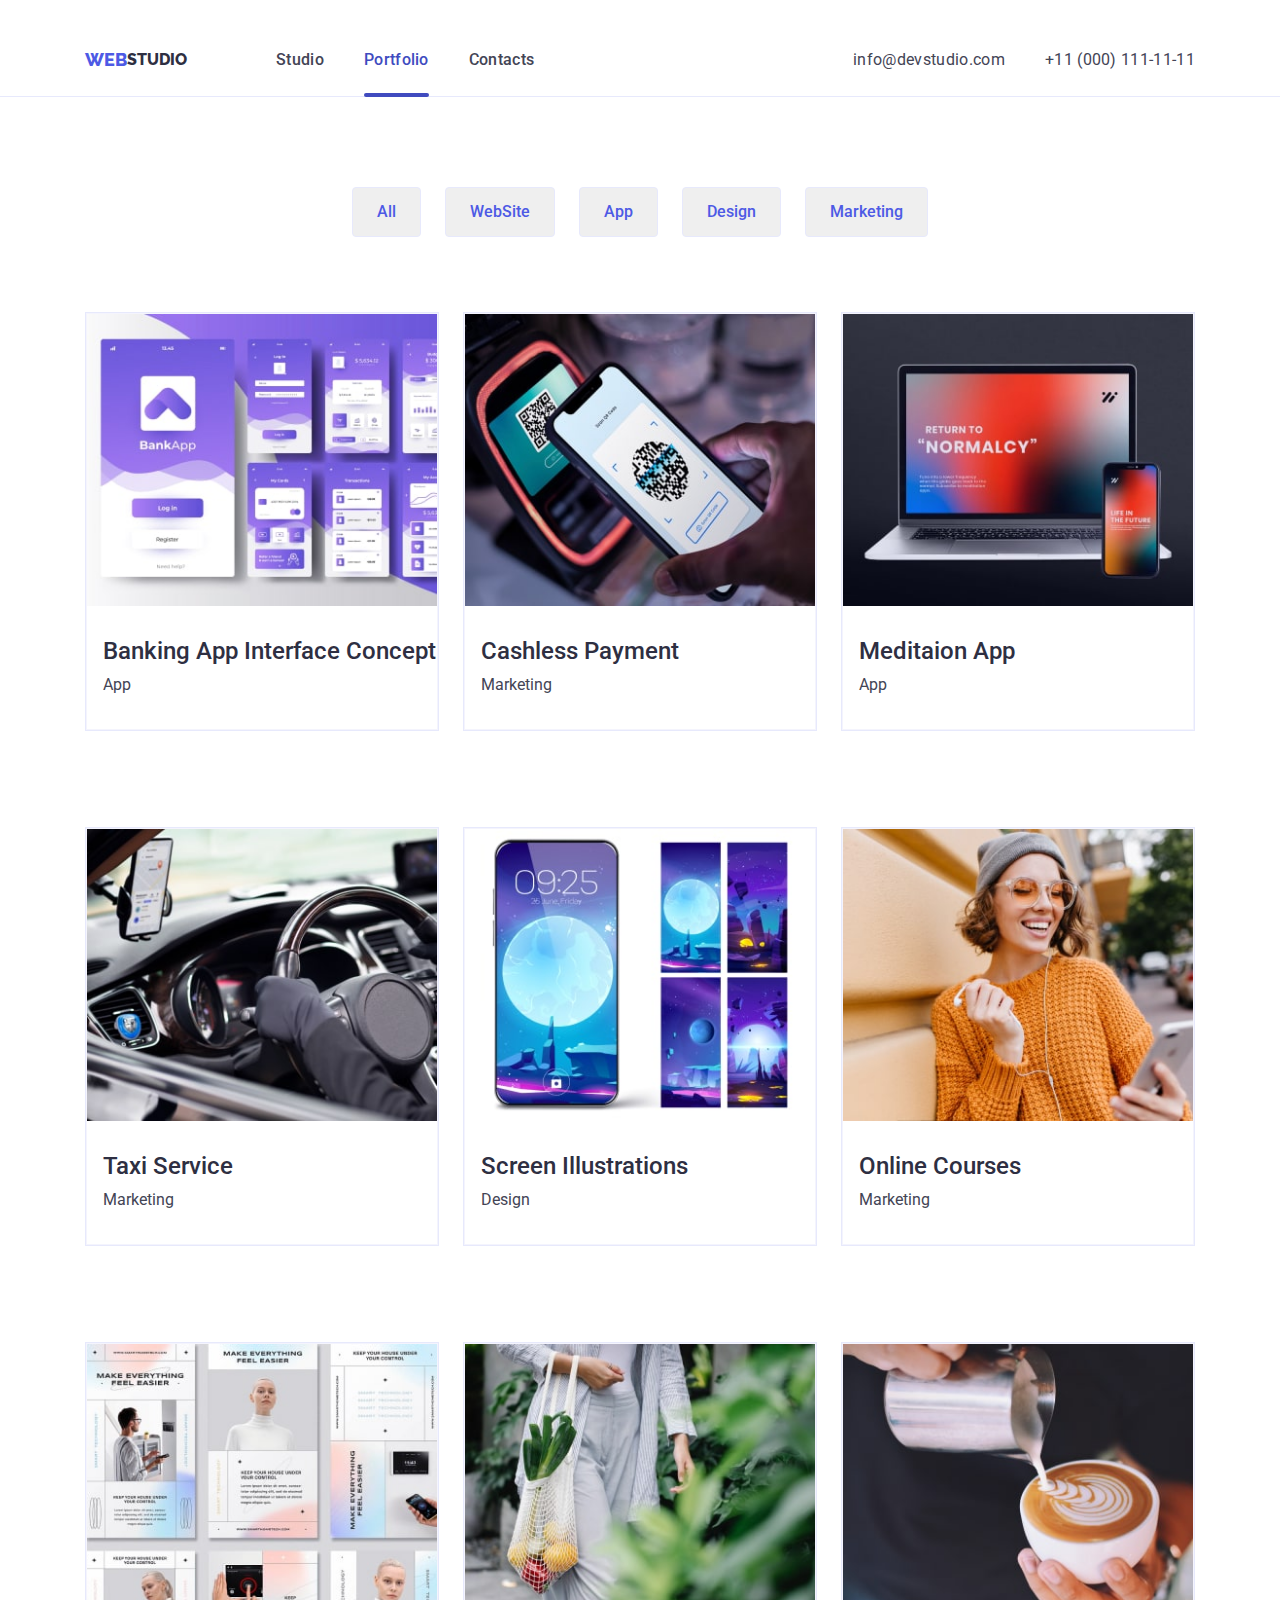
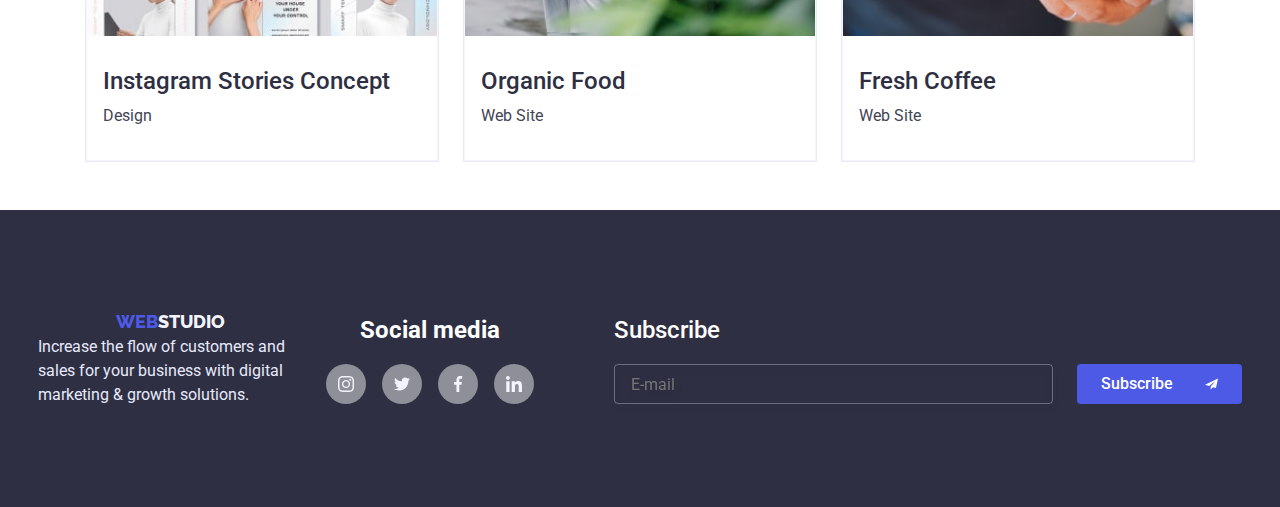
<file: portfolio.html>
<!DOCTYPE html>
<html lang="en">
<head>
<meta charset="UTF-8">
<meta http-equiv="X-UA-Compatible" content="IE=edge">
<meta name="viewport" content="width=device-width, initial-scale=1.0">
<title>WebStudio</title>
<link rel="preconnect" href="https://fonts.googleapis.com">
<link rel="preconnect" href="https://fonts.gstatic.com" crossorigin>
<link href="https://fonts.googleapis.com/css2?family=Roboto:wght@400;500;700&display=swap" rel="stylesheet">
<link rel="preconnect" href="https://fonts.googleapis.com">
<link rel="preconnect" href="https://fonts.gstatic.com" crossorigin>
<link href="https://fonts.googleapis.com/css2?family=Raleway:wght@800&family=Roboto:wght@400;500;700&display=swap" rel="stylesheet">
<link rel="stylesheet" href="https://cdnjs.cloudflare.com/ajax/libs/modern-normalize/1.1.0/modern-normalize.min.css">
<link rel="stylesheet" href="./css/styles.css">
<link rel="stylesheet" href="./css/mobile.css">
<link rel="stylesheet" href="./css/tablet.css">
<link rel="stylesheet" href="./css/desctop.css">


</head>
<body>
    <!--Header-->
<header class="page-header header-top">
    <div class="container page-header-container">
        <nav class="navigation">
            <a href="./index.html" class="logo">
                <span class="logo-web">WEB</span>STUDIO</a>
          <ul class="site-nav">
              <li class="site-link"><a href="" class="link">Studio</a> </li>
              <li class="site-link"><a href="" class="link current">Portfolio</a> </li>
              <li class="site-link"><a href="" class="link">Contacts</a> </li>
          </ul>
        </nav>
          <!--Contacts-->
          <address class="address">
              <ul class="site-address">
                 <li>
                    <a href="mailto:info@devstudio.com" class="address-mail">info@devstudio.com</a>
                 </li>
                 <li>
                  <a href="tel:+110001111111" class="address-phone">+11 (000) 111-11-11</a>
                 </li>
              </ul>
          </address>
          <button type="button" class="mobile-menu-open" data-menu-open>
            <svg class="mobile-menu-open-icon" width="32" height="22">
              <use href="./images/symbol-defs.svg#icon-charm_menu-hamburger-converted"></use>
            </svg>
          </button>
        </div>  
    </header>
    <!-- Main -->
    <main>
     <section class=" section section-container">
        <div class="container container-scrol">
          <!--Section-->
        <h1 class="visually-hidden">Portfolio</h1>
        <div class="mobile-scrol">
            <ul class="scrol">
                <li class="scrol-btn"><button type="button" 
                    class="secondary-button">All</button></li>
                <li class="scrol-btn"><button type="button" 
                    class="secondary-button">WebSite</button></li>
                <li class="scrol-btn"><button type="button" 
                    class="secondary-button">App</button></li>
                <li class="scrol-btn"><button type="button" 
                    class="secondary-button">Design</button></li>
                <li class="scrol-btn"><button type="button"
                     class="secondary-button">Marketing</button></li>
            </ul>
          </div>

        <ul class="container-apps">
            <li class="apps-image">
              <a href="#" class="portfolio-app-link">
              <div class="portfolio-img-wrapper">
                <picture> 
                  <source srcset="./images/imgrow1-1-min.jpg, ./images/Portf1Desctop@2x.jpg 2x "
                  media="(min-width: 1200px)"/>
                  <source srcset="./images/Portf1Tablet.jpg 1x, ././images/Portf1Tablet@2x.jpg 2x"
                  media="(min-width: 768px)"/>
                  <source srcset="./images/PortfMobile1.jpg 1x, ./images/PortfMobile1@2x.jpg 2x"
                  media="(min-width: 320px)"/>
                
                  <img src="./images/imgrow1-1-min.jpg"
                alt="mobile app">
                </picture>
                
                <p class="portfolio-overlay">
                  14 Stylish and User-Friendly App Design Concepts ·
                   Task Manager App · Calorie Tracker App · 
                   Exotic Fruit Ecommerce App · Cloud Storage App
                  </p>
              </div>
                <div class="apps-content">
                    <h2 class="section-title-apps section-title">Banking App Interface Concept</h2>
                        <p class="section-p">App</p>
                    </div>
                  </a>
            </li>

          
            <li class="apps-image">
              <a href="#" class="portfolio-app-link">
              <div class="portfolio-img-wrapper">
                <picture> 
                  <source srcset="./images/imgrow1-2-min.jpg, ./images/portfolio2-2x.jpg 2x "
                  media="(min-width: 1200px)"/>
                  <source srcset="./images/Portf2Tablet.jpg 1x, ././images/Portf2Tablet@2x.jpg 2x"
                  media="(min-width: 768px)"/>
                  <source srcset="./images/Portf2Mobile.jpg 1x, ./images/Portf2Mobile@2x.jpg 2x"
                  media="(min-width: 320px)"/>
                  
                  <img src="./images/imgrow1-2-min.jpg
                  " alt="mobile phone">
                </picture>
               
                <p class="portfolio-overlay">
                  14 Stylish and User-Friendly App Design Concepts ·
                   Task Manager App · Calorie Tracker App · 
                   Exotic Fruit Ecommerce App · Cloud Storage App
                  </p>
              </div>
                <div class="apps-content">
                    <h2 class="section-title-apps section-title">Cashless Payment </h2>
                        <p class="section-p">Marketing</p>
                </div>
              </a>
            </li>

            <li class="apps-image">
              <a href="#" class="portfolio-app-link">
              <div class="portfolio-img-wrapper">
                <picture> 
                  <source srcset="./images/imgrow1-3-min.jpg, ./images/Portf3Desctop@2x.jpg 2x "
                  media="(min-width: 1200px)"/>
                  <source srcset="./images/Portf3Tablet.jpg 1x, ././images/Portf3Tablet@2x.jpg 2x"
                  media="(min-width: 768px)"/>
                  <source srcset="./images/Portf3Mobile.jpg 1x, ./images/Portf3Mobile@2x.jpg 2x"
                  media="(min-width: 320px)"/>
                 
                  <img src="./images/imgrow1-3-min.jpg
                  " alt="mobile phone">
                </picture>
                 <p class="portfolio-overlay">
                  14 Stylish and User-Friendly App Design Concepts ·
                   Task Manager App · Calorie Tracker App · 
                   Exotic Fruit Ecommerce App · Cloud Storage App
                  </p>
              </div>
                 <div class="apps-content">
                    <h2 class="section-title-apps section-title">Meditaion App</h2>
                        <p class="section-p">App</p>
                    </div>  
                  </a>    
            </li>
           
            <li class="apps-image">
              <a href="#" class="portfolio-app-link">
              <div class="portfolio-img-wrapper">
                <picture> 
                  <source srcset="./images/imgrow2-1-min.jpg, ./images/Portf4Desctop@2x.jpg 2x "
                  media="(min-width: 1200px)"/>
                  <source srcset="./images/Portf4Tablet.jpg 1x, ././images/Portf4Tablet@2x.jpg 2x"
                  media="(min-width: 768px)"/>
                  <source srcset="./images/Portf4Mobile.jpg 1x, ./images/Portf4Mobile@2x.jpg 2x"
                  media="(min-width: 320px)"/>
                
                  <img src="./images/imgrow2-1-min.jpg"
                 alt="taxi service">
                </picture>
               
                 <p class="portfolio-overlay">
                  14 Stylish and User-Friendly App Design Concepts ·
                   Task Manager App · Calorie Tracker App · 
                   Exotic Fruit Ecommerce App · Cloud Storage App
                  </p>
              </div>
                 <div class="apps-content">
                    <h2 class="section-title-apps section-title">Taxi Service</h2>
                        <p class="section-p">Marketing</p>
                    </div> 
                  </a>  

            </li>
            <li class="apps-image">
              <a href="#" class="portfolio-app-link">
              <div class="portfolio-img-wrapper">
                <picture> 
                  <source srcset="./images/imgrow2-2-min.jpg 1x, ./images/Portf5Desctop@2x.jpg 2x "
                  media="(min-width: 1200px)"/>
                  <source srcset="./images/Portf5Tablet.jpg 1x, ./images/Portf5Tablet@2x.jpg 2x"
                  media="(min-width: 768px)"/>
                  <source srcset="./images/Portf5Mobile.jpg 1x, ./images/Portf5Mobile@2x.jpg 2x"
                  media="(min-width: 320px)"/>
                 
                  <img src="./images/imgrow2-2-min.jpg
                  " alt="mobile phone">
                </picture>
               
                 <p class="portfolio-overlay">
                  14 Stylish and User-Friendly App Design Concepts ·
                   Task Manager App · Calorie Tracker App · 
                   Exotic Fruit Ecommerce App · Cloud Storage App
                  </p>
              </div>
                 <div class="apps-content"> 
                    <h2 class="section-title-apps section-title">Screen Illustrations</h2>
                        <p class="section-p">Design</p>
                    </div>
                  </a>
            </li>

            <li class="apps-image"> 
              <a href="#" class="portfolio-app-link">
              <div class="portfolio-img-wrapper">
                <picture> 
                  <source srcset="./images/imgrow2-3-min.jpg, ./images/Portf6Desctop@2x.jpg 2x "
                  media="(min-width: 1200px)"/>
                  <source srcset="./images/Portf6Tablet.jpg 1x, ././images/Portf6Tablet@2x.jpg 2x"
                  media="(min-width: 768px)"/>
                  <source srcset="./images/Portf6Mobile.jpg 1x, ./images/Portf6Mobile@2x.jpg 2x"
                  media="(min-width: 320px)"/>
              
                  <img src="./images/imgrow2-3-min.jpg
                  " alt="mobile phone">
                </picture>
               
                 <p class="portfolio-overlay">
                  14 Stylish and User-Friendly App Design Concepts ·
                   Task Manager App · Calorie Tracker App · 
                   Exotic Fruit Ecommerce App · Cloud Storage App
                  </p>
              </div>
                 <div class="apps-content">
                    <h2 class="section-title-apps section-title">Online Courses</h2>
                        <p class="section-p">Marketing</p>
                    </div>
                  </a>
            </li>
       
       
            <li class="apps-image">
              <a href="#" class="portfolio-app-link">
              <div class="portfolio-img-wrapper">
                <picture> 
                  <source srcset="./images/imgrow3-1-min.jpg, ./images/Portf7Desctop@2x.jpg 2x "
                  media="(min-width: 1200px)"/>
                  <source srcset="./images/Portf7Tablet.jpg 1x, ././images/Portf7Tablet@2x.jpg 2x"
                  media="(min-width: 768px)"/>
                  <source srcset="./images/Portf7Mobile.jpg 1x, ./images/Portf7Mobile@2x.jpg 2x"
                  media="(min-width: 320px)"/>
                
                  <img src="./images/imgrow3-1-min.jpg
                  " alt="mobile phone">
                </picture>
               
                 <p class="portfolio-overlay">
                  14 Stylish and User-Friendly App Design Concepts ·
                   Task Manager App · Calorie Tracker App · 
                   Exotic Fruit Ecommerce App · Cloud Storage App
                  </p>
              </div>
                 <div class="apps-content">
                    <h2 class="section-title-apps section-title">Instagram Stories Concept</h2>
                        <p class="section-p">Design</p>
                    </div>
                  </a>
            </li>

            <li class="apps-image">
              <a href="#" class="portfolio-app-link">
              <div class="portfolio-img-wrapper">
                <picture> 
                  <source srcset="./images/imgrow3-2-min.jpg, ./images/Portf8Desctop@2x.jpg 2x "
                  media="(min-width: 1200px)"/>
                  <source srcset="./images/Portf8Tablet.jpg 1x, ././images/Portf8Tablet@2x.jpg 2x"
                  media="(min-width: 768px)"/>
                  <source srcset="./images/Portf8Mobile.jpg 1x, ./images/Portf8Mobile@2x.jpg 2x"
                  media="(min-width: 320px)"/>
                
                  <img src="./images/imgrow3-2-min.jpg
                  " alt="mobile phone">
                </picture>
               
                 <p class="portfolio-overlay">
                  14 Stylish and User-Friendly App Design Concepts ·
                   Task Manager App · Calorie Tracker App · 
                   Exotic Fruit Ecommerce App · Cloud Storage App
                  </p>
              </div>
                 <div class="apps-content">
                    <h2 class="section-title-apps section-title">Organic Food</h2>
                        <p class="section-p">Web Site</p>
                    </div>
                  </a>
            </li>

            <li class="apps-image">
              <a href="#" class="portfolio-app-link">
              <div class="portfolio-img-wrapper">
                <picture> 
                  <source srcset="./images/imgrow3-3-min.jpg, ./images/Portf9Desctop@2x.jpg 2x "
                  media="(min-width: 1200px)"/>
                  <source srcset="./images/Portf9Tablet.jpg 1x, ././images/Portf9Tablet@2x.jpg 2x"
                  media="(min-width: 768px)"/>
                  <source srcset="./images/Portf9Mobile.jpg 1x, ./images/Portf9Mobile@2x.jpg 2x"
                  media="(min-width: 320px)"/>
         
                  <img src="./images/imgrow3-3-min.jpg
                  " alt="mobile phone">
                </picture>
               
                 <p class="portfolio-overlay">
                  14 Stylish and User-Friendly App Design Concepts ·
                   Task Manager App · Calorie Tracker App · 
                   Exotic Fruit Ecommerce App · Cloud Storage App
                  </p>
              </div>
                 <div class="apps-content"> 
                    <h2 class="section-title-apps section-title">Fresh Coffee</h2>
                        <p class="section-p">Web Site</p>
                    </div>
                  </a>
            </li>
        </ul>
    </div>
    </section>

    </main>
      <!-- Footer-->
      <footer class="page-footer">
        <div class=" footer-container"> 
        <a href="./index.html" class="footer-logo"> 
        <span class="logo-web">WEB</span><span class="logo-studio">STUDIO</span></a>
        <p class="footer-p">Increase the flow of customers and sales for your business with digital marketing & growth solutions.</p>
       </div>
       
       <div class="social-media-wrapper">
        <h2 class="footer-section-title"> Social media</h2>
        <ul class="footer-social-media">
          <li class="footer-list">
            <a href="#" class="social-media-link social-media-link-instagram"> 
              <svg class="social-media-icon" width="40" height="40"> 
                <use href="./images/symbol-defs.svg#icon-instagram"></use>
              </svg>
            </a> 
          </li>

          <li class="footer-list">
            <a href="#" class="social-media-link social-media-link-twitter"> 
              <svg class="social-media-icon" width="40" height="40"> 
                <use href="./images/symbol-defs.svg#icon-twitter"></use>
              </svg>
            </a>
          </li>

          <li class="footer-list">
            <a href="#" class="social-media-link social-media-link-facebook"> 
              <svg class="social-media-icon" width="40" height="40"> 
                <use href="./images/symbol-defs.svg#icon-facebook"></use>
              </svg>
            </a>
          </li>

          <li class="footer-list">
            <a href="#" class="social-media-link social-media-link-linkedin"> 
              <svg class="social-media-icon" width="40" height="40"> 
                <use href="./images/symbol-defs.svg#icon-linkedin"></use>
              </svg>
            </a>
          </li>
        </ul>
      </div> 

              <!-- Form-->
       
              <form class="input-wrapper">
                <p class="footer-section-title footer-form-disc">Subscribe</p>
            <div class="footer-form-wrapper">
              <input class="footer-form-input" 
              type="text" name="mail" 
              id="mail" placeholder="E-mail"
              required />
            
              <button class="footer-btn" type="submit">Subscribe
                <svg class="footer-form-icon" width="24" height="24">
                  <use href="./images/symbol-defs.svg#icon-Email-frame1"></use>
                </svg>
              </button>
            </div>
                   </form>
    </footer>
</body>
</html>
</file>
<file: css/styles.css>
html {
  box-sizing: border-box;
}
*,
*::before,
*::after {
  box-sizing: inherit;
}

p.a {
  font-family: 'Roboto', sans-serif;
}
p.a {
  font-family: 'Raleway', sans-serif;
}

.hide {
  display: none !important;
}
/*Primary Brand color(normal)CTAs
Focused
Active states
Links  color: #4D5AE5*/
/*Pressed state (hover) color #404BBF*/
/*Overlays Shadows Headings #2E2F42*/
/*-text-color:#434455*/
/*Subtle Text Helper text Deemphasized text #8E8F99
/*Accent color Hairlines Subtle backgrounds #E7E9FC*/
/*Light mode backgrounds Light mode Dialogs/alerts #F4F4FD*/
/*Overlay #2E2F42*/
/*Hero image background #2E2F42 */

:root {
  --hero-background-color: #2e2f42;
  --text-color: #434455;
  --headings-color: #2e2f42;
  --hover-color: #404bbf;
  --link-color: #4d5ae5;
  --background-color: #e5e5e5;
  --lolg-studio-color: #f4f4fd;
  --footer-text-color: #e7e9fc;
  --main-color: #ffffff;
  --border-color: #8e8f99;
  --hover-green: #31d0aa;
}
/* .container {
  margin-left: auto;  
  margin-right: auto;
  width: 1128px;
  padding-right: 15px;
  padding-left: 15px;
} */
h1,
h2,
h3,
h4,
h5,
h6,
p,
ul,
ol {
  margin: 0;
  padding: 0;
}

img{
  display: block;
  width: 100%;
  height: auto;
}

button {
  cursor: pointer;
}

/* Header */

.page-header-container {
  display: flex;
  align-items: center;
  justify-content: space-between;
}

.page-header .container {
  display: flex;
  flex-wrap: wrap;
  align-items: center;
  justify-content: space-between;
}

.container {
  max-width: 1158px;
  min-width: 320px;
  padding: 0 15px;
  margin: 0 auto;
}

.container .contaener-team {
  margin: 120px;
}

.header-top {
  border-bottom: 1px solid var(--footer-text-color);
}

/* Logo */
.logo {
  position: relative;
  color: var(--headings-color);
  font-family: 'Raleway';
  font-style: normal;
  font-weight: 800;
  line-height: 24px;
  text-decoration: none;

  display: flex;
  flex-direction: row;
  align-items: center;

  width: 115px;
  height: 24px;
}

.logo-web {
  color: var(--link-color);
  font-family: 'Raleway';
  font-style: normal;
  font-weight: 800;
  font-size: 18px;
  line-height: 24px;
  text-decoration: none;
}
/* Navigation */
.link {
  position: relative;
  font-weight: 500;
  font-size: 16px;
  line-height: 24px;

  padding: 24px 0;

  letter-spacing: 0.02em;
  color: var(--text-color);
  text-decoration: none;
}

.site-nav .link:hover,
.site-nav .link:focus {
  color: var(--hover-color);
  transition: color 250ms cubic-bezier(0.4, 0, 0.2, 1);
}

ul {
  list-style: none;
}

.site-link {
  padding: 24px 0;
  display: block;
}
.site-nav {
  display: flex;
  flex-direction: row;
  align-items: flex-start;
  padding: 0px;
  gap: 40px;
  margin-left: 76px;
}

.navigation,
.site-nav {
  display: flex;
  flex-direction: row;
  align-items: center;
}

.current {
  color: var(--hover-color);
}

.current::after {
  content: '';
  display: block;
  position: absolute;
  bottom: 0;
  left: 0;
  width: 100%;
  height: 4px;
  background-color: var(--hover-color);
  border-radius: 2px;
  bottom: -4px;
  left: 0;
}

/* Addres */
.site-address .address-mail {
  font-style: normal;
  font-weight: 400;

  line-height: 1.5;
  letter-spacing: 0.02em;
  color: var(--text-color);
  text-decoration: none;
}

.site-address .address-mail:hover,
.site-address .address-mail:focus {
  color: var(--hover-color);
  transition: color 250ms cubic-bezier(0.4, 0, 0.2, 1);
}

.site-address .address-phone {
  font-style: normal;
  line-height: 1.5;
  letter-spacing: 0.02em;
  color: var(--text-color);
  text-decoration: none;
}

.site-address .address-phone:hover,
.site-address .address-phone:focus {
  color: var(--hover-color);
  transition: color 250ms cubic-bezier(0.4, 0, 0.2, 1);
}



/* HeroSection1 */
.hero {
  text-align: center;
  padding: 112px 0;
  background-color: var(--hero-background-color);
  background-image: linear-gradient(
      rgba(46, 47, 66, 0.7),
      rgba(46, 47, 66, 0.7)
    ),
    url(../images/people-office.jpg);
  margin-left: auto;
  margin-right: auto;
  margin-top: auto;
  max-width: 1440px;
  background-repeat: no-repeat;
  background-position: center;
  background-size: cover;
}


.hero-blok {
  display: flex;
  flex-direction: column;
  align-items: center;
}
.hero-titel {
  font-size: 56px;
  line-height: 60px;
  color: var(--main-color);
  text-align: center;
  letter-spacing: 0.02em;
  max-width: 496px;
  margin-bottom: 48px;
}

/* Main Button */
.main-button {
  border: none;
  font-weight: 500;
  font-size: 16px;
  line-height: 24px;
  color: var(--main-color);
  background-color: var(--link-color);
  box-shadow: 0px 4px 4px rgba(0, 0, 0, 0.15);
  border-radius: 4px;
  padding: 16px 32px;
  text-align: center;
  transition: color 250ms cubic-bezier(0.4, 0, 0.2, 1),
    background-color 250ms cubic-bezier(0.4, 0, 0.2, 1);
}

.hero .main-button:hover,
.hero .main-button:focus {
  background: var(--hover-color);
  box-shadow: 0px 4px 4px rgba(0, 0, 0, 0.15);
  border-radius: 4px;
  transition: color 250ms cubic-bezier(0.4, 0, 0.2, 1);
}

/* Main */
/*Section2*/

  h3.team-pics-title {
    display: flex;
    justify-content: center;
    align-items: center;
    font-size: 20px;
    line-height: 1.1;
    text-align: center;
    letter-spacing: 0.02em;
    text-transform: capitalize;
  }

 

/* Section2 */
body {
  font-family: Roboto, Georgia, 'Times New Roman', Times, sans-serif;
}

.section-discription .section-title {
  color: var(--headings-color);
}

.section-p {
  line-height: 1.5;
  color: var(--text-color);
}

.section-work {
  padding-bottom: 0;
}


.work-item {
  flex-basis: calc((100% - 72px) / 4);
}


.team-pics-title {
  margin-bottom: 8px;
}


/*  Section 3 */

.section-discription {
  text-align: center;
  margin-bottom: 72px;
  color: var(--headings-color);
}
.team-pics-title {
  font-size: 20px;
  line-height: 1.11;

  margin-bottom: 8px;
  color: var(--headings-color);
}

.examples {
  display: flex;
  gap: 24px;
  flex-wrap: wrap;
  align-items: center;
}

.section-examp-pics {
  flex-basis: calc((100% - 48px) / 3);
}

/* Section 4 */

.section .section-team {
  background-color: var(--lolg-studio-color);
  height: 732px;
  margin: 120px;
}
.section-team {
  background: var(--lolg-studio-color);
}

.section-discription {
  font-size: 36px;
  line-height: 40px;
}

.team {
  display: flex;
  gap: 24px;
  flex-direction: row;
  flex-wrap: wrap;
  justify-content: center;
}

.team-pics {
  flex-basis: calc((100% - 72px) / 4);
  text-align: center;
  box-shadow: 0px 1px 6px rgba(46, 47, 66, 0.08),
    0px 1px 1px rgba(46, 47, 66, 0.16), 0px 2px 1px rgba(46, 47, 66, 0.08);
  border-radius: 0px 0px 4px 4px;
  min-width: 250px;
}
.section-team {
  border-bottom: 1px solid var(--lolg-studio-color);
}

.team-content {
  padding: 32px 16px;
  overflow: hidden;
  background-color: var(--main-color);
}

.social-media {
  display: flex;
  margin-top: 8px;
  gap: 24px;
  justify-content: center;
  height: 40px;
}

.social-media-list {
  flex-basis: calc((100% - 72px) / 4);
}

.social-media-icon {
  display: inline-block;
  width: 1em;
  height: 1em;
  stroke-width: 0;
  stroke: currentColor;
  fill: currentColor;
}
.social-media-link {
  display: flex;
  width: 40px;
  height: 40px;
  border-radius: 50%;
  align-items: center;
  justify-content: center;
  background-color: var(--link-color);
  border-radius: 50%;
  transition: background-color 250ms cubic-bezier(0.4, 0, 0.2, 1);
}

.social-media-link:hover,
.social-media-link:focus {
  background-color: var(--hover-color);
}

/* Section5 Customers*/


.customers-list-icon {
  display: flex;
  align-items: center;
  justify-content: center;

  width: 100%;
  height: 100%;
  color: var(--border-color);
  border: 1px solid var(--border-color);
  border-radius: 4px;
  transition: color 250ms cubic-bezier(0.4, 0, 0.2, 1);
}

.customers-list-icon:hover .customers-icon {
  fill: var(--hover-color);
}

.customers-list-icon:focus .customers-icon {
  fill: var(--hover-color);
}
.customers-list-icon:hover,
.customers-list-icon:focus {
  color: var(--hover-color);
  outline: none;
}

.customers-list-icon:hover,
.customers-list-icon:focus {
  border-color: var(--hover-color);
  outline: none;
}

.customers-icon {
  display: inline-block;
  object-fit: fill;
  fill: currentColor;
  transition: fill 250ms cubic-bezier(0.4, 0, 0.2, 1);
}



/* Scrol Portfolio */

.secondary-button {
  font-weight: 500;
  font-size: 16px;
  line-height: 1.5;
  padding: 12px 24px;

  color: var(--link-color);
  border: 1px solid var(--footer-text-color);
  border-radius: 4px;
}

.section .secondary-button:hover,
.section .secondary-button:focus {
  background: var(--hover-color);
  box-shadow: 0px 3px 1px rgba(0, 0, 0, 0.1), 0px 2px 1px rgba(0, 0, 0, 0.08),
    0px 2px 2px rgba(0, 0, 0, 0.12);
  border-radius: 4px;
  color: var(--main-color);
  transition: color 250ms cubic-bezier(0.4, 0, 0.2, 1);
}

.container .container-scrol {
  background-color: var(--main-color);
}

/* Porfolio Apps */

h2.section-title-apps .section-title {
  font-weight: 500;
  font-size: 20px;
  line-height: 1.2;
  color: var(--headings-color);
}

.apps-image {
  background-color: var(--main-color);
  border: 1px solid var(--footer-text-color);
  transition-property: box-shadow;
  transition-duration: 250ms;
  transition-timing-function: cubic-bezier(0.4, 0, 0.2, 1);
  overflow: hidden;
}

.section-title-apps {
  font-weight: 500;
  margin-bottom: 8px;
  color: var(--headings-color);
}


.portfolio-app-link:hover .portfolio-overlay,
.portfolio-app-link:focus .portfolio-overlay {
  transform: translate(0, 0);
  opacity: 1;
}

.portfolio-app-link:hover,
.portfolio-app-link:focus {
  box-shadow: 0px 1px 6px rgba(46, 47, 66, 0.08),
    0px 1px 1px rgba(46, 47, 66, 0.16), 0px 2px 1px rgba(46, 47, 66, 0.08);
  border-radius: 4px;
}

.portfolio-app-link {
  display: block;
  text-decoration: none;
  border: 1px solid var(--lolg-studio-color);
  transition: color 250ms cubic-bezier(0.4, 0, 0.2, 1);
}

.visually-hidden {
  position: absolute;
  top: -150%;
  z-index: -100;
  width: 0;
  height: 0;
  opacity: 0;
  visibility: hidden;
  user-select: none;
  pointer-events: none;
  cursor: none;
  margin: 0;
  padding: 0;
  overflow: hidden;
  border: none;
  outline: none;
  white-space: nowrap;
}

/* Portfolio- Overlay*/

.portfolio-img-wrapper {
  position: relative;
  overflow: hidden;
}

.portfolio-overlay {
  position: absolute;
  top: 0;
  left: 0;
  line-height: 1.5;
  width: 100%;
  height: 100%;
  overflow: auto;
  transform: translate(0, 100%);
  transition: transform 250ms cubic-bezier(0.4, 0, 0.2, 1);
  opacity: 0;

  color: var(--lolg-studio-color);
  padding: 40px 32px 164px 32px;
  background-color: var(--link-color);
}

/* Modal*/

.backdrop {
  position: fixed;
  top: 0;
  left: 0;
  width: 100%;
  height: 100%;
  background-color: rgba(46, 47, 66, 0.4);

  transition: opacity 250ms cubic-bezier(0.4, 0, 0.2, 1),
    visibility 250ms cubic-bezier(0.4, 0, 0.2, 1);
}

.is-hidden {
  opacity: 0;
  visibility: hidden;
  pointer-events: none;
}

.backdrop.is-hidden .modal {
  transform: translate(-50%, -50%) scale(0.8);
}
.modal {
  position: absolute;
  top: 50%;
  left: 50%;
  transform: translate(-50%, -50%);

  max-width: 408px;
  width: 100%;
  min-height: 576px;
  
  padding: 60px 24px 24px 24px;
  background-color: var(--main-color);
  box-shadow: 0px 1px 1px rgba(0, 0, 0, 0.14), 0px 1px 3px rgba(0, 0, 0, 0.12),
    0px 2px 1px rgba(0, 0, 0, 0.2);
  border-radius: 4px;
  transition: transform 250ms cubic-bezier(0.4, 0, 0.2, 1);
}

.modal-btn {
  position: absolute;
  top: 24px;
  right: 24px;
  display: flex;
  justify-content: center;
  align-items: center;

  width: 24px;
  height: 24px;
  border-radius: 50%;
  padding: 0;
  cursor: pointer;

  background: var(--footer-text-color);
  border: 1px solid rgba(0, 0, 0, 0.1);
  transition: background-color 250ms cubic-bezier(0.4, 0, 0.2, 1);
}

.modal-btn:hover,
.modal-btn:focus {
  background-color: var(--hover-color);
  border-radius: 50%;
  transition: color 250ms cubic-bezier(0.4, 0, 0.2, 1);
}

.modal-btn-svg {
  display: inline-block;
  width: 1em;
  height: 1em;
  stroke-width: 0;
  stroke: currentColor;
  fill: currentColor;
  width: 8px;
  height: 8px;
  transition: color 250ms cubic-bezier(0.4, 0, 0.2, 1);
}

.modal-btn:hover svg,
.modal-btn:focus svg {
  fill: var(--main-color);
}

/* Modal Form */



.modal-titel {
  font-family: 'Roboto';
font-style: normal;
font-weight: 500;
font-size: 16px;
line-height: 1.5;
letter-spacing: 0.02em;
  text-align: center;
  margin-bottom: 16px;
  color: var(--headings-color);
    white-space: nowrap;

}

.form-field {
  display: flex;
  flex-direction: column;

  margin-top: 4px;
  margin-bottom: 8px;

  font-weight: 400;
  font-size: 12px;
  line-height: 16px;
}

.modal-lable {
  margin-bottom: 26px;
}

.form-field input {
  width: 100%;
  min-height: 40px;
  padding: 12px 42px;
  margin: 0;
  outline: none;
  border: 1px solid rgba(33, 33, 33, 0.2);
  border-radius: 4px;
  transition: color 250ms cubic-bezier(0.4, 0, 0.2, 1);
}

.form-input:focus {
  border: 1px solid var(--link-color);
border-radius: 4px;
}

.form-field {
  position: relative;
}

.modal-form-icon {
  position: absolute;
  top: 65%;
  left: 16px;
  transform: translateY(-50%);
  display: block;
  fill: currentColor;
  transition: fill 250ms cubic-bezier(0.4, 0, 0.2, 1);
}

.form-input:focus + .modal-form-icon {
  outline: none;
  fill: var(--hover-color);
}

.form-input {
  transition: border-color 250ms cubic-bezier(0.4, 0, 0.2, 1);
}

.comment-form {
  width: 100%;
  height: 120px;
  padding: 10px 10px;
  resize: none;
  outline: none;
  border: 1px solid rgba(33, 33, 33, 0.2);
  border-radius: 4px;
  transition: border-color 250ms cubic-bezier(0.4, 0, 0.2, 1);
}

.comment-form::placeholder {
  outline: none;
  color: rgba(117, 117, 117, 0.5);
}

.comment-form:focus {
  border: 1px solid var(--link-color);
  border-radius: 4px;
}

.input-check {
  width: 16px;
  height: 16px;
}



 .form-text {
  display: inline-block;
  font-size: 12px;
  line-height: 1.17;
  letter-spacing: 0.04em;
  color: #757575;

  margin-left: 4px;
  margin-top: 16px;

 }

.user-policy::before {
  display: inline-block;
  vertical-align: middle;
  content:'';
  width: 16px;
  min-height: 16px;
  height: 16px;
  border: 1.25px solid var(--hero-background-color);
border-radius: 2px;
cursor: pointer;
color: var(--hover-color);
}

.input-check:checked + .user-policy::before {
  background-image: url(./Vector1.svg);
background-color: var(--hover-color);
background-repeat: no-repeat;
background-position: center;

}

.input-check:focus + .user-policy::before {
background-color: var(--hover-color);
}

.form-link {
  color: var(--link-color);
}

.form-btn {
  display: flex;
  flex-direction: row;
  width: 169px;
  height: 56px;
  padding: 16px 50px 16px 65px;
  margin-top: 24px;
  align-self: center;
  margin-left: auto;
  margin-right: auto;
}

.form-btn:hover,
.form-btn:focus {
  background-color: var(--hover-color);
  color: var(--main-color);
}

.form-desc {
  display: block;
  font-weight: 400;
  font-size: 12px;
  margin-bottom: 4px;
  line-height: 1.17;
  color: var(--border-color);
}

/* Footer */

.logo-studio {
  color: var(--lolg-studio-color);
  width: 71px;
  height: 22px;

  font-family: 'Raleway';
  font-style: normal;
  font-weight: 800;
  font-size: 18px;
  line-height: 21px;
  text-decoration: none;
}
.footer-logo {
  text-decoration: none;
}
.logo-web {
  text-decoration: none;
}
.page-footer {
  background: var(--hero-background-color);
  color: var(--footer-text-color);
  line-height: 24px;

  display: flex;
  flex-wrap: wrap;
  align-items: center;
}

.footer-p {
  max-width: 264px;
}

.footer-section-title {
  color: var(--main-color);
  line-height: 1.5;
}
.footer-social-media {
  display: flex;
  padding: 0;
  margin-top: 16px;
  gap: 16px;
  flex-direction: row;
  width: 208px;
  height: 40px;
}


.footer-list {
  flex-basis: calc((100% - 48px) / 4);
  width: 40px;
  height: 40px;
  border-radius: 50%;
}
.footer-list .social-media-link {
  background-color: var(--border-color);
  transition: color 250ms cubic-bezier(0.4, 0, 0.2, 1);
}
.footer-list .social-media-link:hover,
.footer-list .social-media-link:focus {
  background-color: var(--hover-green);
}



/*Footer Email Form*/

.footer-form-disc {
  font-family: inherit;
  font-weight: 500;
  font-size: x-large;
  line-height: 1.5;
  margin-bottom: 16px;
  color: var(--main-color);
}




.footer-btn {
  display: flex;
  justify-content: center;
  align-items: center;
  font-weight: 500;
  line-height: 1.5;
  
  min-width: 165px;
  padding: 8px 24px;
  gap: 16px;
  margin-left: 16px;

  border: none;
  background-color: var(--link-color);
  border-radius: 4px;
  color: var(--main-color);
  transition: color 250ms cubic-bezier(0.4, 0, 0.2, 1);
}

.footer-btn:hover,
.footer-btn:focus {
  background-color: var(--hover-color);
  color: var(--main-color);
}

.footer-form-icon {
  margin-left: 16px;
}

.footer-form-input {
  width: 100%;
  height: 40px;
  padding: 8px 16px;
border: 1px solid rgba(255, 255, 255, 0.3);
filter: drop-shadow(0px 4px 4px rgba(0, 0, 0, 0.15));
border-radius: 4px;
background-color: transparent;
color: var(--main-color);
outline: none;
transition: border-color 250ms cubic-bezier(0.4, 0, 0.2, 1);
}

.footer-form-input::placeholder {
  outline: none;
}

.footer-form-input:focus {
  border-color: var(--hover-color);
}
</file>
<file: css/mobile.css>
/*Header*/

@media screen and (min-width: 320px) {
  .page-header {
    padding: 24px;
  }
}

@media screen and (min-width: 320px) {
  .section.section-examp {
    display: none;
  }
  

}

@media screen and (max-width: 767px) {
  .navigation .site-nav {
    display: none;
  }
  .address .site-address {
    display: none;
  }
  .mobile-menu-open {
    background-color: transparent;
    border: none;
    padding: 0;
    line-height: 0;
  }

  @media screen  and (min-device-pixel-ratio: 2),
screen and (min-resolution: 192dpi),
screen and (min-resolution: 2dppx) {
  .hero {
    background-image:   linear-gradient(
      rgba(46, 47, 66, 0.7),
      rgba(46, 47, 66, 0.7)
    ),url(../images/OfficeMobile@2x.jpg);
  }
}
}

/* Mobile Menu */

@media screen and (max-width: 767px) {
  .mobile-menu {
    position: fixed;
    width: 100%;
    height: 100%;
    max-height: 796px;
    z-index: 7777;
    top: 0;
    left: 0;
    padding: 80px 40px 40px;

    background: var(--main-color);
    box-shadow: 0px 2px 1px rgba(46, 47, 66, 0.08),
      0px 1px 1px rgba(46, 47, 66, 0.16), 0px 1px 6px rgba(46, 47, 66, 0.08);
    opacity: 0;
    visibility: hidden;
    pointer-events: none;
    transform: translateX(100%);
    transition: transform 250ms ease-in-out;
    transition: opacity 250ms linear, visibility 250ms linear;
    box-shadow: 0 0 0 100vmax rgba(117, 117, 117, 0.5);
  }

  .menu-container.is-open {
    transform: translateX(0);
  }

  .mobile-menu.is-open {
    opacity: 1;
    visibility: visible;
    pointer-events: auto;
    transform: translateX(0);
  }

  .mobile-menu-container {
    position: relative;
  }
  .mobile-menu-close-btn {
    position: absolute;
    top: 24px;
    right: 24px;
    background-color: transparent;
    padding: 0;
    line-height: 0;
  }
  .mobile-menu-link {
    font-style: normal;
    font-weight: 700;
    font-size: 36px;
    line-height: 1.1;
    letter-spacing: 0.02em;
    text-transform: capitalize;
    color: var(--hero-background-color);
    text-decoration: none;
  }

  .mobile-link {
    margin-bottom: 40px;
  }
  .mobile-menu-container {
    padding-top: 80px;
    padding-left: 40px;
  }

  div > .site-address-menu-mobile {
    display: flex;
    flex-direction: column;
    gap: 40px;
    padding-top: 200px;
  }

  .phone-mobile-menu {
    font-style: normal;
    font-weight: 700;
    font-size: 36px;
    line-height: 1.1;
    letter-spacing: 0.02em;
    text-transform: capitalize;
    color: var(--link-color);
    text-decoration: none;
  }

  .mail-mobile-menu {
    text-decoration: none;
    font-weight: 500;
    font-size: 20px;
    line-height: 1.2;
    letter-spacing: 0.02em;
    color: var(--headings-color);
  }
  ul.social-media.mobile-menu-socials {
    justify-content: start;
  }
   .mobile-menu-socials {
    padding-top: 40px;
   }
}

/*Hero Mobile*/

@media screen and (max-width: 767px) {
  h1.hero-titel {
    font-size: 36px;
    line-height: 1.1;
    text-align: center;
    letter-spacing: 0.02em;
    text-transform: capitalize;
    margin-bottom: 72px;
  }

  .container.hero-blok {
    padding-left: 56px;
    padding-right: 56px;
  }

  div.item-box {
    display: none;
  }

}

/*Section2*/
@media screen and (min-width:320px),
screen and (min-width: 767px) {
  h3.team-pics-title {
    font-style: normal;
font-weight: 700;
font-size: 36px;
line-height: 40px;

text-align: center;
letter-spacing: 0.02em;

  }

  .section-work{
    padding-top: 96px;
  }

}

@media screen and (max-width: 767px) {
 
  .item-box {
    display: none;
  }

  .mobile-items-list {
    margin-bottom: 72px;
  }
  .work-list li:last-child {
    margin-bottom: 96px;
  }
}

/*Section4*/

@media screen and (max-width: 767px) {
  .team {
    display: flex;
    justify-content: center;
  }

  .section.section-team {
    padding-top: 96px;
  }

  h3.mobile-titel-team {
    font-weight: 500;
   
    line-height: 1.2;

    text-align: center;
    letter-spacing: 0.02em;
  }

  .team li:last-child {
    margin-bottom: 128px;
  }

  .container.container-team {
    margin-bottom: 128px;
  }
}

/* Section5 Customers*/

@media screen and (min-width: 320px) {
  .section-customers {
    padding-top: 96px;
    padding-bottom: 96px;
  }
div.customers-container {
  padding: 0 16px;
}
  .customers {
    display: flex;
    flex-wrap: wrap;
    gap: 72px 16px;
  }

  li.customers-list {
    flex-basis: calc((100% - 16px) / 2);
  }
}

/* Scrol Portfolio*/

@media screen and (min-width: 320px) {
  .scrol {
    display: flex;
    flex-wrap: wrap;
    gap: 24px;
  }
  .mobile-scrol {
    padding-bottom: 48px;
  }
  picture {
    width: 100%;
    height: auto;
  }

.apps-content {
  padding: 32px 0 32px 16px;
}

}

/* Apps */

@media screen and (min-width: 320px) {
  .apps-image {
    width: 100%;
    margin-bottom: 48px;
  }
}

/* Footer */

@media screen and (min-width: 320px) {
  .footer-container {
    display: flex;
    flex-direction: column;
    align-items: center;
    padding: 96px 80px 72px 80px;
  }

  .p.footer-p {
    padding-top: 16px;
  }

  .social-media-wrapper {
    display: flex;
    flex-direction: column;
    align-items: center;
  
  }
  .input-wrapper {
    padding-top: 72px;
  }
}

/*Footer Email Form*/

@media screen and (min-width: 320px) {
  .footer-social-media {
    display: flex;
    justify-content: center;
  }

  .footer-btn {
    margin-top: 16px;
  }

  .footer-section-title.footer-form-disc {
    display: flex;
    align-items: center;
    justify-content: center;
  }

  input.footer-form-input {
    min-width: 428px;
    align-items: center;
  }

  form.input-wrapper {
    padding-left: 15px;
  }

  button.footer-btn {
    margin-left: auto;
    margin-right: auto;
  }
}
</file>
<file: css/tablet.css>
/* Header */
@media screen and (min-width: 768px) {
  .mobile-menu-open {
    display: none;
  }

  .mobile-menu {
    display: none;
  }

  .page-header {
    padding: 0;
  }

  @media screen and (min-width: 768px) {
  .site-address-item  {
    margin-bottom: 12px;
  }
  .site-address-item:last-child {
    margin-bottom: 0;
  }
}
}

/* Main */

/* HeroSection1 */
@media screen and (min-width: 768px) {
  .hero-blok {
    width: 720px;
  }

  @media screen  and (min-device-pixel-ratio: 2),
screen and (min-resolution: 192dpi),
screen and (min-resolution: 2dppx) {
  .hero {
    background-image:   linear-gradient(
      rgba(46, 47, 66, 0.7),
      rgba(46, 47, 66, 0.7)
    ),url(../images/OfficeTablet@2x.jpg);
  }
}
}

/*Section2*/

@media screen and (min-width: 768px),
screen and (min-width: 1199px)
 {
    

  .work-list {
    display: flex;
    gap: 72px 24px;
    flex-wrap: wrap;
    width: 100%;
  }

  .work-item {
    flex-basis: calc((100% - 24px)/2);
  }

  div.item-box {
    display: none;
  }

  h3.team-pics-title {
    display: flex;
    justify-content: flex-start;
    align-items: center;
    font-size: 20px;
    line-height: 1.2;
    text-align: center;
    letter-spacing: 0.02em;
    
  }

  .section-work{
    padding-top: 89px;
  }
}

/*  Section 3 */

@media screen and (min-width: 768px) {
  .section.section-examp {
    display: none;
  }

  h2.section-discription {
    margin: 0;
 padding-top: 96px;
 padding-bottom: 72px;
  }
}

/*  Section 4 */
@media screen and (min-width: 768px),
 screen and (min-width: 1199px) {

  .container.container-team {
  margin-bottom: 104px;
}
}

@media screen and (max-width: 768px) {

  .team {
    margin: 0;
    gap: 64px 24px;
    justify-content: center;
 }

 .team li:last-child {
  margin-bottom: 0;
}

.team-pics {

    width: calc((100% - 24px) / 2);
}
h3.team-title-tab {
    display: flex;
    justify-content: center;
}
}

/* Section5 Customers*/

@media screen and (min-width: 768px) {
   
   .customers-container {
   padding-left: 108px;
   padding-right: 108px;
   padding-top: 72px;
    margin: 0;
   }
    .customers {
    display: flex;
    flex-wrap: wrap;
    gap: 72px 24px;
   }
    li.customers-list {
    flex-basis: calc((100% - 48px) / 3);
   
    }
}

/* Scrol Portfolio */
@media screen and (min-width: 768px) {
  .scrol {
    display: flex;
    gap: 24px;
    align-items: center;
    justify-content: center;
    margin-bottom: 64px 91px;
  }
}
@media screen and (max-width: 768px),
screen and (max-width: 1199px) {

  .scrol-btn {
    flex-basis: calc((100% - 96px) / 5);
  }
}


/*  Portfolio Apps */

@media screen and (min-width: 768px) {
  .container-apps {
    display: flex;
    gap: 48px 24px;
    flex-wrap: wrap;
  }

  .apps-image {
    flex-basis: calc((100% - 24px) / 2);
  }

  .apps-image {
    max-width: 360px;
  }

}

/*Footer Email Form*/

@media screen and (min-width: 768px) {
    div.container {
    
        padding: 24px 24px 0 24px;
       
    }
  
  .footer-wrap {
    display: flex;
    flex-direction: row;
    flex-wrap: wrap;
  align-items: center;
  }
  div.social-media-wrapper {
    padding: 0;
    margin-left: 24px;
  }
  
    .footer-form-wrapper {
    display: flex;
    align-items: center;
  }

  .social-media-wrapper {
    display: flex;
    flex-direction: column;
  align-items: center;
  }

  button.footer-btn {
    margin: 0 0 0 24px;
  }

  form.input-wrapper {
    padding-top: 0;
    padding-left: 80px;
  }
  .footer-section-title.footer-form-disc {
    display: block;
   }
}

/*Portfolio Scroll*/
</file>
<file: css/desctop.css>
/* Header */

@media screen and (min-width: 1200px) {
  .mobile-menu {
    display: none;
  }

  .mobile-menu-open {
    display: none;
  }

  .page-header {
    padding: 0;
  }

  .site-address-item {
    margin-bottom: 0;
  }
}

@media screen and (min-width: 1200px) {
  ul.site-address {
    display: flex;
    flex-direction: row;
    justify-content: flex-end;
    align-items: center;
    gap: 40px;
  }

  .page-header {
    color: var(--lolg-studio-color);
    border-bottom: 1px solid var(--footer-text-color);
  }

  @media screen  and (min-device-pixel-ratio: 2),
screen and (min-resolution: 192dpi),
screen and (min-resolution: 2dppx) {
  .hero {
  padding: 188px 0;
    background-image:   linear-gradient(
      rgba(46, 47, 66, 0.7),
      rgba(46, 47, 66, 0.7)
    ),
    url(../images/people-office-desctop@2x.jpg);
  }
}
}
/* Section2 */
@media screen and (min-width: 1200px) {
div.item-box {
    display: flex;
    background-color: var(--lolg-studio-color);
    border-radius: 4px;
    margin-bottom: 8px;
    justify-content: center;
    align-items: center;
  
    height: 112px;
  }

  h3.team-pics-title.titel-team-desc {
    display: flex;
    justify-content: center;
    font-style: normal;
  font-weight: 500;
  font-size: 20px;
  line-height: 24px;
  
  text-align: center;
  letter-spacing: 0.02em;
  }

  .work-list {
    display: flex;
    gap: 24px;
  
    flex-wrap: wrap;
    width: 100%;
  }
  
  .work-item {
    flex-basis: calc((100% - 72px) / 4);
  }

.svg-ad {
    display: block;
    object-fit: fill;
    fill: currentColor;
  }

  div.container.section-work-container {
    margin-bottom: 0;
  }

}


/*  Section 3 */

@media screen and (min-width: 1200px){
  
  .section.section-examp.desctop-section {
    display: block;
  }

.section-discription {
    text-align: center;
    margin-bottom: 72px;
    color: var(--headings-color);
  }


ul.examples {
  display: flex;
  gap: 24px;
  flex-wrap: wrap;
  align-items: center;
}

li.section-examp-pics {
  flex-basis: calc((100% - 48px) / 3);
}
  
}
@media screen and (max-width: 1199px) {

}

/*Section4*/

h3.team-pics-title.mobile-titel-team {
  display: flex;
  justify-content: center;
  font-style: normal;
font-weight: 500;
font-size: 20px;
line-height: 24px;

text-align: center;
letter-spacing: 0.02em;
}

/* Section5 Customers*/

@media screen and (min-width: 1200px) {
  .customers {
    display: flex;
    padding: 0;
    margin: 0;
    gap: 24px;
    flex-direction: row;
    align-items: center;
    justify-content: center;
  }
  .customers-list {
    display: flex;
    align-items: center;
    justify-content: center;
  }

  .customers-list {
    flex-basis: calc((100% - 120px) / 6);
    align-items: center;
    justify-content: center;
    width: 168px;
    height: 88px;
  }

  .customers-wraper {
    padding-bottom: 120px;
  }
}
/*Portfolio*/

@media screen and (min-width: 1200px) {
  .mobile-scrol {
    padding-top: 66px;
    padding-bottom: 75px;
  }

  .apps-image {
    flex-basis: calc((100% - 48px) / 3);
  }
}

 /*Footer*/

@media screen and (min-width: 1200px) {
.footer-form-wrapper {
  display: flex;
  align-items: center;
}
p.footer-form-disc {
  display: block;
}

.footer-container {
  width: 264px;
  padding: 0;
  margin: 0;
}

.page-footer {
  display: flex;
  align-items: center;
  flex-wrap: nowrap;
  justify-content: center;
  padding: 100px 30px;
}

div.footer-wrap {
  flex-wrap: nowrap;
}
 .footer-section-title.footer-form-disc {
  display: block;
 }
}
</file>
